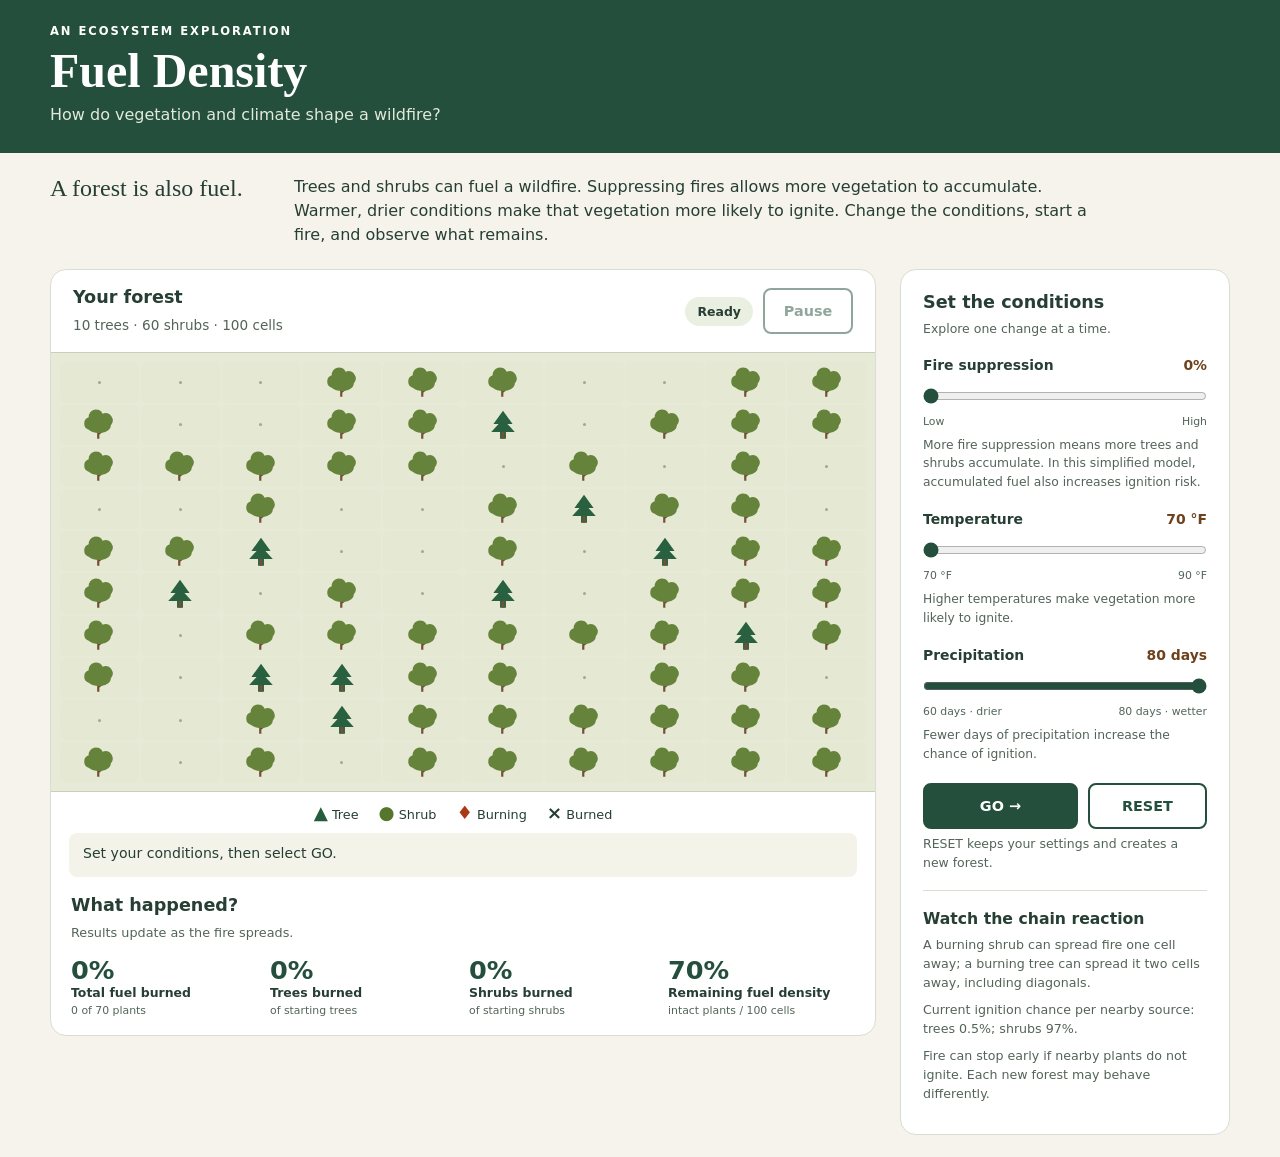
<file: index.html>
<!doctype html>
<html lang="en"><head><meta charset="utf-8"><meta name="viewport" content="width=device-width,initial-scale=1"><title>Fuel Density — Explore wildfire</title><link rel="stylesheet" href="styles.css"><script defer src="engine.js"></script><script defer src="app.js"></script></head>
<body><a class="skip" href="#controls">Skip to simulation controls</a>
<header><div class="eyebrow">AN ECOSYSTEM EXPLORATION</div><h1>Fuel Density</h1><p>How do vegetation and climate shape a wildfire?</p></header>
<main><section class="intro"><h2>A forest is also fuel.</h2><p>Trees and shrubs can fuel a wildfire. Suppressing fires allows more vegetation to accumulate. Warmer, drier conditions make that vegetation more likely to ignite. Change the conditions, start a fire, and observe what remains.</p></section>
<div class="layout"><section class="forest-panel" aria-labelledby="forest-title"><div class="panel-heading"><div><h2 id="forest-title">Your forest</h2><p id="population"></p></div><div class="forest-actions"><span id="badge">Ready</span><button id="pause" class="secondary" disabled>Pause</button></div></div>
<div id="forest" role="img" aria-label="Forest before ignition"></div>
<div class="legend"><span><b class="tree-key">▲</b> Tree</span><span><b class="shrub-key">●</b> Shrub</span><span><b class="fire-key">♦</b> Burning</span><span><b>×</b> Burned</span></div>
<div id="status" role="status" aria-live="polite" aria-atomic="true">Set your conditions, then select GO.</div>
<section class="results" aria-labelledby="results-title"><h2 id="results-title">What happened?</h2><p id="results-note">Results update as the fire spreads.</p><div class="metrics">
<div><strong id="total-result">0%</strong><span>Total fuel burned</span><small id="total-count"></small></div>
<div><strong id="tree-result">0%</strong><span>Trees burned</span><small>of starting trees</small></div>
<div><strong id="shrub-result">0%</strong><span>Shrubs burned</span><small>of starting shrubs</small></div>
<div><strong id="density-result">30%</strong><span>Remaining fuel density</span><small>intact plants / 100 cells</small></div>
</div></section></section>
<aside id="controls" tabindex="-1"><h2>Set the conditions</h2><p class="hint">Explore one change at a time.</p><fieldset id="settings"><legend class="sr-only">Forest and climate settings</legend>
<div class="control"><label for="suppression">Fire suppression <output for="suppression" id="suppression-value">0%</output></label><input id="suppression" type="range" min="0" max="100" step="1" value="0" aria-describedby="suppression-help"><div class="endpoints"><span>Low</span><span>High</span></div><p id="suppression-help">More fire suppression means more trees and shrubs accumulate. In this simplified model, accumulated fuel also increases ignition risk.</p></div>
<div class="control"><label for="temperature">Temperature <output for="temperature" id="temperature-value">70 °F</output></label><input id="temperature" type="range" min="70" max="90" step="1" value="70" aria-describedby="temperature-help"><div class="endpoints"><span>70 °F</span><span>90 °F</span></div><p id="temperature-help">Higher temperatures make vegetation more likely to ignite.</p></div>
<div class="control"><label for="precipitation">Precipitation <output for="precipitation" id="precipitation-value">80 days</output></label><input id="precipitation" type="range" min="60" max="80" step="1" value="80" aria-describedby="precipitation-help"><div class="endpoints"><span>60 days · drier</span><span>80 days · wetter</span></div><p id="precipitation-help">Fewer days of precipitation increase the chance of ignition.</p></div>
</fieldset><div class="buttons"><button id="go">GO <span aria-hidden="true">→</span></button><button id="reset" class="secondary">RESET</button></div><p class="hint">RESET keeps your settings and creates a new forest.</p>
<div class="explain"><h3>Watch the chain reaction</h3><p>A burning shrub can spread fire one cell away; a burning tree can spread it two cells away, including diagonals.</p><p id="probabilities"></p><p>Fire can stop early if nearby plants do not ignite. Each new forest may behave differently.</p></div>
</aside></div></main></body></html>
</file>
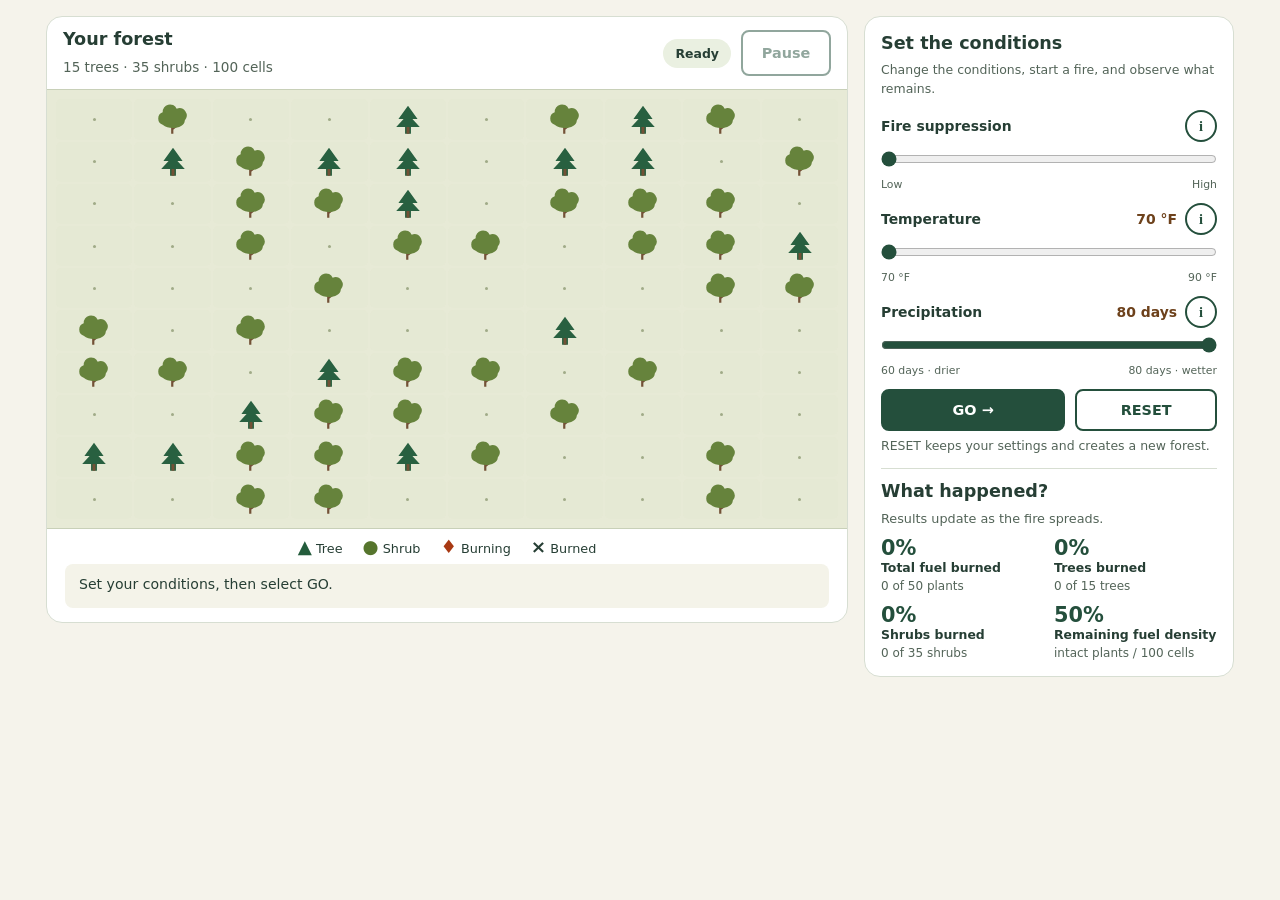
<file: prototype-v2/index.html>
<!doctype html>
<html lang="en"><head><meta charset="utf-8"><meta name="viewport" content="width=device-width,initial-scale=1"><title>Fuel Density — Explore wildfire</title><link rel="stylesheet" href="styles.css"><script defer src="engine.js"></script><script defer src="app.js"></script></head>
<body><a class="skip" href="#controls">Skip to simulation controls</a>

<main><h1 class="sr-only">Fuel Density</h1>
<div class="layout"><section class="forest-panel" aria-labelledby="forest-title"><div class="panel-heading"><div><h2 id="forest-title">Your forest</h2><p id="population"></p></div><div class="forest-actions"><span id="badge">Ready</span><button id="pause" class="secondary" disabled>Pause</button></div></div>
<div id="forest" role="img" aria-label="Forest before ignition"></div>
<div class="legend"><span><b class="tree-key">▲</b> Tree</span><span><b class="shrub-key">●</b> Shrub</span><span><b class="fire-key">♦</b> Burning</span><span><b>×</b> Burned</span></div>
<div id="status" role="status" aria-live="polite" aria-atomic="true">Set your conditions, then select GO.</div>
</section>
<aside id="controls" tabindex="-1"><h2>Set the conditions</h2><p class="hint">Change the conditions, start a fire, and observe what remains.</p><fieldset id="settings"><legend class="sr-only">Forest and climate settings</legend>
<div class="control"><div class="control-heading"><label for="suppression">Fire suppression</label><div class="help"><button type="button" class="info" id="suppression-info" aria-label="About fire suppression" aria-expanded="false" aria-controls="suppression-help">i</button><p id="suppression-help" class="help-text" hidden>Wildfire is a normal part of many ecosystems. When a fire sweeps through an ecosystem, it removes excess trees and shrubs. When humans suppress all wildfires, it causes the number of plants to accumulate. These plants act as fuel for fires.</p></div></div><input id="suppression" type="range" min="0" max="100" step="1" value="0" aria-describedby="suppression-help"><div class="endpoints"><span>Low</span><span>High</span></div></div>
<div class="control"><div class="control-heading"><label for="temperature">Temperature <output for="temperature" id="temperature-value">70 °F</output></label><div class="help"><button type="button" class="info" id="temperature-info" aria-label="About temperature" aria-expanded="false" aria-controls="temperature-help">i</button><p id="temperature-help" class="help-text" hidden>Higher temperatures make vegetation more likely to ignite. Over the years, average summer temperatures have increased, which affects wildfire risk.</p></div></div><input id="temperature" type="range" min="70" max="90" step="1" value="70" aria-describedby="temperature-help"><div class="endpoints"><span>70 °F</span><span>90 °F</span></div></div>
<div class="control"><div class="control-heading"><label for="precipitation">Precipitation <output for="precipitation" id="precipitation-value">80 days</output></label><div class="help"><button type="button" class="info" id="precipitation-info" aria-label="About precipitation" aria-expanded="false" aria-controls="precipitation-help">i</button><p id="precipitation-help" class="help-text" hidden>Wet vegetation is less likely to ignite. Over the years, the amount of precipitation has become more variable, which affects wildfire risk.</p></div></div><input id="precipitation" type="range" min="60" max="80" step="1" value="80" aria-describedby="precipitation-help"><div class="endpoints"><span>60 days · drier</span><span>80 days · wetter</span></div></div>
</fieldset><div class="buttons"><button id="go">GO <span aria-hidden="true">→</span></button><button id="reset" class="secondary">RESET</button></div><p class="hint">RESET keeps your settings and creates a new forest.</p>

<section class="results" aria-labelledby="results-title"><h2 id="results-title">What happened?</h2><p id="results-note">Results update as the fire spreads.</p><div class="metrics">
<div><strong id="total-result">0%</strong><span>Total fuel burned</span><small id="total-count"></small></div>
<div><strong id="tree-result">0%</strong><span>Trees burned</span><small id="tree-count"></small></div>
<div><strong id="shrub-result">0%</strong><span>Shrubs burned</span><small id="shrub-count"></small></div>
<div><strong id="density-result">30%</strong><span>Remaining fuel density</span><small>intact plants / 100 cells</small></div>
</div></section></aside></div></main></body></html>
</file>
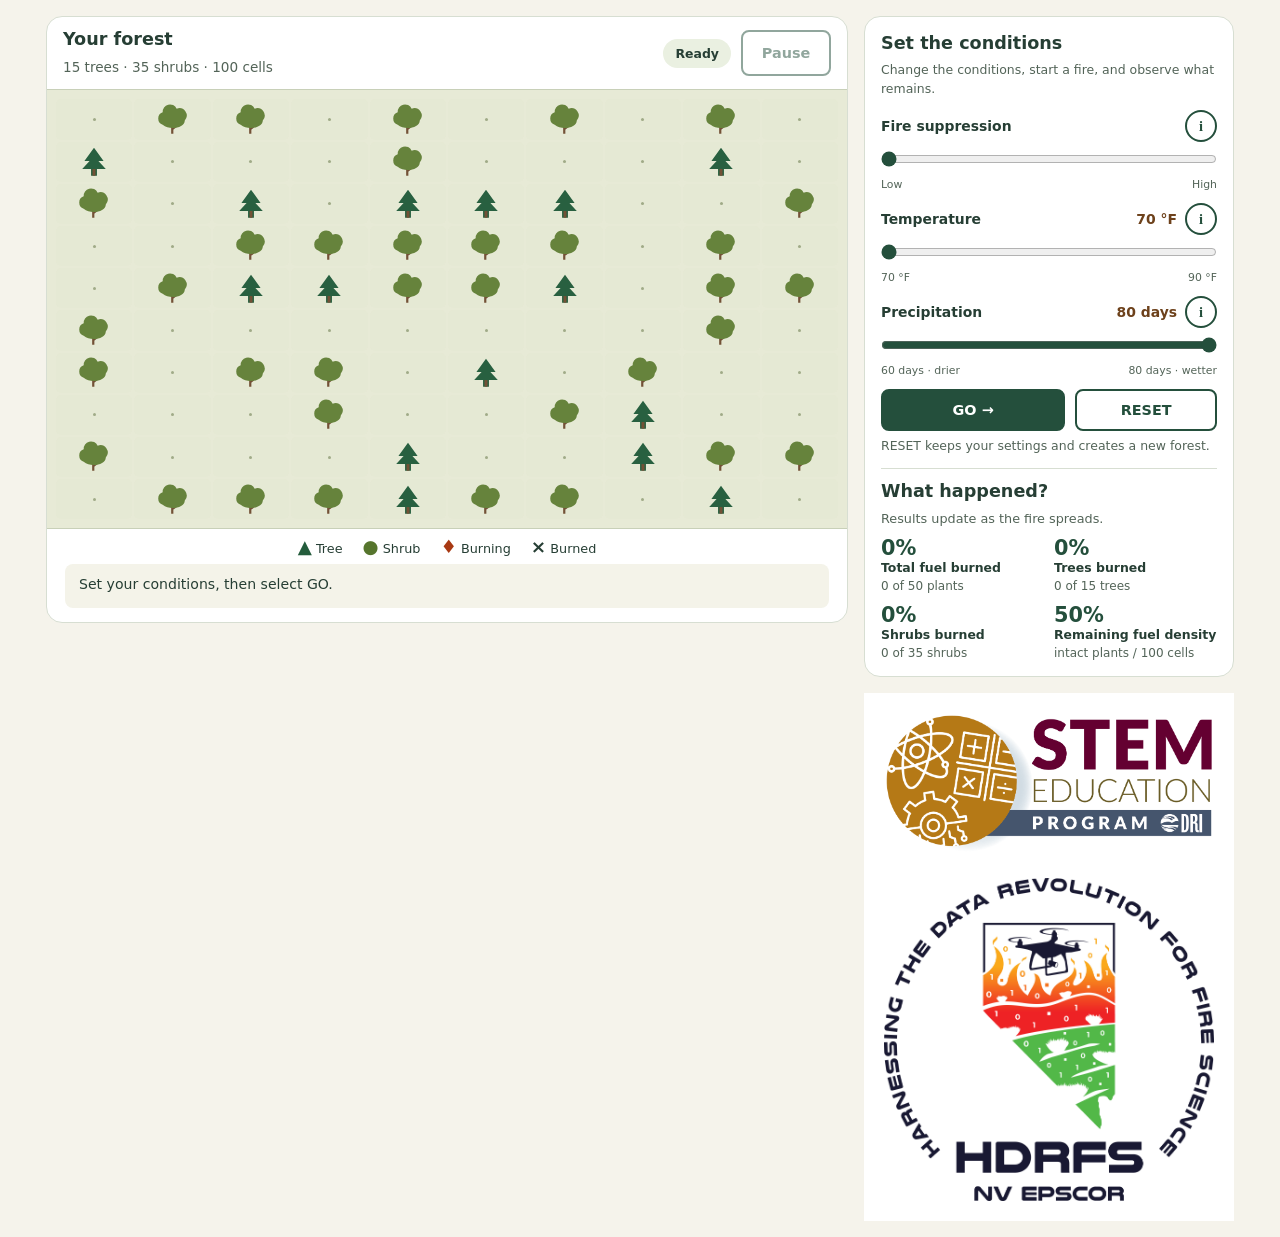
<file: prototype-v6/index.html>
<!doctype html>
<html lang="en"><head><meta charset="utf-8"><meta name="viewport" content="width=device-width,initial-scale=1"><title>Fuel Density — Explore wildfire</title><link rel="stylesheet" href="styles.css"><script defer src="settings.js"></script><script defer src="engine.js"></script><script defer src="severity.js"></script><script defer src="app.js"></script></head>
<body><a class="skip" href="#controls">Skip to simulation controls</a>

<main><h1 class="sr-only">Fuel Density</h1>
<div class="layout"><section class="forest-panel" aria-labelledby="forest-title"><div class="panel-heading"><div><h2 id="forest-title">Your forest</h2><p id="population"></p></div><div class="forest-actions"><span id="badge">Ready</span><button id="pause" class="secondary" disabled>Pause</button></div></div>
<div id="forest" role="img" aria-label="Forest before ignition"></div>
<div class="legend"><span><b class="tree-key">▲</b> Tree</span><span><b class="shrub-key">●</b> Shrub</span><span><b class="fire-key">♦</b> Burning</span><span><b>×</b> Burned</span></div>
<div id="status" role="status" aria-live="polite" aria-atomic="true">Set your conditions, then select GO.</div>

</section>
<aside id="controls" tabindex="-1"><h2>Set the conditions</h2><p class="hint">Change the conditions, start a fire, and observe what remains.</p><fieldset id="settings"><legend class="sr-only">Forest and climate settings</legend>
<div class="control"><div class="control-heading"><label for="suppression">Fire suppression</label><div class="help"><button type="button" class="info" id="suppression-info" aria-label="About fire suppression" aria-expanded="false" aria-controls="suppression-help">i</button><p id="suppression-help" class="help-text" hidden>Wildfire is a normal part of many ecosystems. When a fire sweeps through an ecosystem, it removes excess trees and shrubs. When humans suppress all wildfires, it causes the number of plants to accumulate. These plants act as fuel for fires.</p></div></div><input id="suppression" type="range" min="0" max="100" step="1" value="0" aria-describedby="suppression-help"><div class="endpoints"><span>Low</span><span>High</span></div></div>
<div class="control"><div class="control-heading"><label for="temperature">Temperature <output for="temperature" id="temperature-value">70 °F</output></label><div class="help"><button type="button" class="info" id="temperature-info" aria-label="About temperature" aria-expanded="false" aria-controls="temperature-help">i</button><p id="temperature-help" class="help-text" hidden>Higher temperatures make vegetation more likely to ignite. Over the years, average summer temperatures have increased, which affects wildfire risk.</p></div></div><input id="temperature" type="range" min="70" max="90" step="1" value="70" aria-describedby="temperature-help"><div class="endpoints"><span>70 °F</span><span>90 °F</span></div></div>
<div class="control"><div class="control-heading"><label for="precipitation">Precipitation <output for="precipitation" id="precipitation-value">80 days</output></label><div class="help"><button type="button" class="info" id="precipitation-info" aria-label="About precipitation" aria-expanded="false" aria-controls="precipitation-help">i</button><p id="precipitation-help" class="help-text" hidden>Wet vegetation is less likely to ignite. Over the years, the amount of precipitation has become more variable, which affects wildfire risk.</p></div></div><input id="precipitation" type="range" min="60" max="80" step="1" value="80" aria-describedby="precipitation-help"><div class="endpoints"><span>60 days · drier</span><span>80 days · wetter</span></div></div>
</fieldset><div class="buttons"><button id="go">GO <span aria-hidden="true">→</span></button><button id="reset" class="secondary">RESET</button></div><p class="hint">RESET keeps your settings and creates a new forest.</p>

<section class="results" aria-labelledby="results-title"><h2 id="results-title">What happened?</h2><p id="results-note">Results update as the fire spreads.</p><div class="metrics">
<div><strong id="total-result">0%</strong><span>Total fuel burned</span><small id="total-count"></small></div>
<div><strong id="tree-result">0%</strong><span>Trees burned</span><small id="tree-count"></small></div>
<div><strong id="shrub-result">0%</strong><span>Shrubs burned</span><small id="shrub-count"></small></div>
<div><strong id="density-result">30%</strong><span>Remaining fuel density</span><small>intact plants / 100 cells</small></div>
</div></section></aside><section id="severity" aria-labelledby="severity-title" hidden><h2 id="severity-title"></h2><div id="severity-explanation"></div></section><div class="partner-logos" aria-label="Project partners"><img src="assets/stem-education.png" alt="DRI STEM Education Program"><img src="assets/hdrfs.jpg" alt="HDRFS"></div></div></main></body></html>
</file>
<file: styles.css>
:root{font-family:system-ui,-apple-system,"Segoe UI",sans-serif;color:#263e34;background:#f5f3eb;font-synthesis:none;--green:#244f3c;--muted:#536458}*{box-sizing:border-box}body{margin:0}header{background:var(--green);color:#fff;padding:24px max(24px,calc((100vw - 1180px)/2)) 26px}h1{font-family:Georgia,serif;font-size:clamp(2rem,4vw,3rem);margin:5px 0}header p{margin:0;color:#e2eadb}.eyebrow{letter-spacing:.17em;font-size:.72rem;font-weight:700}main{max-width:1228px;margin:auto;padding:22px 24px}h2{font-size:1.1rem;margin:0 0 8px}h3{font-size:.98rem;margin:0 0 8px}p{line-height:1.5}.intro{display:grid;grid-template-columns:220px 1fr;gap:24px;margin-bottom:22px}.intro h2{font:1.5rem Georgia,serif}.intro p{margin:0;max-width:820px}.layout{display:grid;grid-template-columns:minmax(0,1fr) 330px;gap:24px;align-items:start}.forest-panel,aside{background:#fff;border:1px solid #d7ded2;border-radius:16px;overflow:hidden}.panel-heading{display:flex;justify-content:space-between;align-items:center;padding:17px 22px}.panel-heading p{margin:0;color:var(--muted);font-size:.85rem}#badge{background:#eaf0e1;padding:7px 12px;border-radius:30px;font-size:.78rem;font-weight:700}#forest{width:100%;grid-template-rows:repeat(10,minmax(0,1fr));display:grid;grid-template-columns:repeat(10,minmax(0,1fr));aspect-ratio:1.35;max-height:440px;background:#e7ead6;border-block:1px solid #c8d0b8;padding:9px;gap:2px}.cell{position:relative;display:flex;align-items:center;justify-content:center;min-height:0;min-width:0;border-radius:5px;background:#dce2c82e}.cell svg{width:88%;height:88%;max-width:44px}.cell.empty:after{content:'';width:3px;height:3px;background:#a0ab88;border-radius:50%}.cell.burning{background:#ffdc9b}.cell.burned{background:#d2c5b7}.legend{display:flex;justify-content:center;gap:20px;flex-wrap:wrap;padding:10px;font-size:.8rem}.legend b{font-size:1.15rem}.tree-key{color:#245c3c}.shrub-key{color:#56752d}.fire-key{color:#a83913}#status{margin:0 18px;padding:12px 14px;border-radius:8px;background:#f4f3e9;font-size:.88rem;min-height:44px}.results{padding:18px 20px}.results p{margin:0 0 12px;color:var(--muted);font-size:.8rem}.metrics{display:grid;grid-template-columns:repeat(4,minmax(0,1fr));gap:12px}.metrics strong{font-size:1.6rem;display:block;color:var(--green)}.metrics span{display:block;font-size:.78rem;font-weight:650}.metrics small{display:block;font-size:.68rem;color:var(--muted);margin-top:4px}aside{padding:22px}fieldset{border:0;margin:0;padding:0;min-width:0}.hint{color:var(--muted);font-size:.78rem;margin:6px 0 18px}.control{margin-bottom:20px}.control label{font-size:.87rem;font-weight:700;display:flex;justify-content:space-between;gap:8px}.control output{color:#6d411b;white-space:nowrap}.control input{width:100%;accent-color:var(--green);height:30px;margin:8px 0 0;cursor:pointer}.endpoints{display:flex;justify-content:space-between;font-size:.68rem;color:var(--muted)}.control p{font-size:.77rem;color:var(--muted);margin:8px 0 0}button{font:700 .9rem system-ui;min-height:46px;border:2px solid var(--green);border-radius:8px;background:var(--green);color:#fff;padding:10px 18px;cursor:pointer}.buttons{display:grid;grid-template-columns:1.3fr 1fr;gap:10px}.secondary{background:#fff;color:var(--green)}button:disabled{opacity:.5;cursor:default}button:focus-visible,input:focus-visible,a:focus-visible{outline:3px solid #b46a13;outline-offset:4px}.explain{border-top:1px solid #d7ded2;padding-top:18px}.explain p{font-size:.79rem;color:var(--muted);margin:8px 0}footer{font-size:.75rem;color:var(--muted);text-align:center;padding:20px 0}.skip{position:absolute;left:12px;top:-100px;background:#fff;color:#244f3c;padding:12px;z-index:5}.skip:focus{top:12px}.sr-only{position:absolute;width:1px;height:1px;overflow:hidden;clip-path:inset(50%)}@media(max-width:800px){.layout{grid-template-columns:1fr}.intro{display:block}.intro h2{margin-bottom:10px}aside{grid-row:1}.control{margin-bottom:14px}#forest{max-height:none}.metrics{grid-template-columns:repeat(2,minmax(0,1fr))}.explain{display:block}}@media(max-width:400px){main{padding:16px 12px}.panel-heading{padding:14px}.legend{gap:12px}.results{padding:16px}header{padding:20px}.metrics strong{font-size:1.4rem}}@media(prefers-reduced-motion:reduce){*{scroll-behavior:auto}}

.control label{flex-wrap:wrap;align-items:baseline;row-gap:4px}.control output{max-width:100%;white-space:normal;overflow-wrap:anywhere}#forest:focus-visible{outline:3px solid #b46a13;outline-offset:-3px}
.panel-heading{flex-wrap:wrap;gap:12px}.forest-actions{display:flex;align-items:center;gap:10px;flex-wrap:wrap}#pause{min-width:90px}
</file>
<file: prototype-v2/styles.css>
:root{font-family:system-ui,-apple-system,"Segoe UI",sans-serif;color:#263e34;background:#f5f3eb;font-synthesis:none;--green:#244f3c;--muted:#536458}*{box-sizing:border-box}body{margin:0}header{background:var(--green);color:#fff;padding:24px max(24px,calc((100vw - 1180px)/2)) 26px}h1{font-family:Georgia,serif;font-size:clamp(2rem,4vw,3rem);margin:5px 0}header p{margin:0;color:#e2eadb}.eyebrow{letter-spacing:.17em;font-size:.72rem;font-weight:700}main{max-width:1228px;margin:auto;padding:22px 24px}h2{font-size:1.1rem;margin:0 0 8px}h3{font-size:.98rem;margin:0 0 8px}p{line-height:1.5}.intro{display:grid;grid-template-columns:220px 1fr;gap:24px;margin-bottom:22px}.intro h2{font:1.5rem Georgia,serif}.intro p{margin:0;max-width:820px}.layout{display:grid;grid-template-columns:minmax(0,1fr) 330px;gap:24px;align-items:start}.forest-panel,aside{background:#fff;border:1px solid #d7ded2;border-radius:16px;overflow:hidden}.panel-heading{display:flex;justify-content:space-between;align-items:center;padding:17px 22px}.panel-heading p{margin:0;color:var(--muted);font-size:.85rem}#badge{background:#eaf0e1;padding:7px 12px;border-radius:30px;font-size:.78rem;font-weight:700}#forest{width:100%;grid-template-rows:repeat(10,minmax(0,1fr));display:grid;grid-template-columns:repeat(10,minmax(0,1fr));aspect-ratio:1.35;max-height:440px;background:#e7ead6;border-block:1px solid #c8d0b8;padding:9px;gap:2px}.cell{position:relative;display:flex;align-items:center;justify-content:center;min-height:0;min-width:0;border-radius:5px;background:#dce2c82e}.cell svg{width:88%;height:88%;max-width:44px}.cell.empty:after{content:'';width:3px;height:3px;background:#a0ab88;border-radius:50%}.cell.burning{background:#ffdc9b}.cell.burned{background:#d2c5b7}.legend{display:flex;justify-content:center;gap:20px;flex-wrap:wrap;padding:10px;font-size:.8rem}.legend b{font-size:1.15rem}.tree-key{color:#245c3c}.shrub-key{color:#56752d}.fire-key{color:#a83913}#status{margin:0 18px;padding:12px 14px;border-radius:8px;background:#f4f3e9;font-size:.88rem;min-height:44px}.results{padding:18px 20px}.results p{margin:0 0 12px;color:var(--muted);font-size:.8rem}.metrics{display:grid;grid-template-columns:repeat(4,minmax(0,1fr));gap:12px}.metrics strong{font-size:1.6rem;display:block;color:var(--green)}.metrics span{display:block;font-size:.78rem;font-weight:650}.metrics small{display:block;font-size:.68rem;color:var(--muted);margin-top:4px}aside{padding:22px}fieldset{border:0;margin:0;padding:0;min-width:0}.hint{color:var(--muted);font-size:.78rem;margin:6px 0 18px}.control{margin-bottom:20px}.control label{font-size:.87rem;font-weight:700;display:flex;justify-content:space-between;gap:8px}.control output{color:#6d411b;white-space:nowrap}.control input{width:100%;accent-color:var(--green);height:30px;margin:8px 0 0;cursor:pointer}.endpoints{display:flex;justify-content:space-between;font-size:.68rem;color:var(--muted)}.control p{font-size:.77rem;color:var(--muted);margin:8px 0 0}button{font:700 .9rem system-ui;min-height:46px;border:2px solid var(--green);border-radius:8px;background:var(--green);color:#fff;padding:10px 18px;cursor:pointer}.buttons{display:grid;grid-template-columns:1.3fr 1fr;gap:10px}.secondary{background:#fff;color:var(--green)}button:disabled{opacity:.5;cursor:default}button:focus-visible,input:focus-visible,a:focus-visible{outline:3px solid #b46a13;outline-offset:4px}.explain{border-top:1px solid #d7ded2;padding-top:18px}.explain p{font-size:.79rem;color:var(--muted);margin:8px 0}footer{font-size:.75rem;color:var(--muted);text-align:center;padding:20px 0}.skip{position:absolute;left:12px;top:-100px;background:#fff;color:#244f3c;padding:12px;z-index:5}.skip:focus{top:12px}.sr-only{position:absolute;width:1px;height:1px;overflow:hidden;clip-path:inset(50%)}@media(max-width:800px){.layout{grid-template-columns:1fr}.intro{display:block}.intro h2{margin-bottom:10px}aside{grid-row:1}.control{margin-bottom:14px}#forest{max-height:none}.metrics{grid-template-columns:repeat(2,minmax(0,1fr))}.explain{display:block}}@media(max-width:400px){main{padding:16px 12px}.panel-heading{padding:14px}.legend{gap:12px}.results{padding:16px}header{padding:20px}.metrics strong{font-size:1.4rem}}@media(prefers-reduced-motion:reduce){*{scroll-behavior:auto}}

.control label{flex-wrap:wrap;align-items:baseline;row-gap:4px}.control output{max-width:100%;white-space:normal;overflow-wrap:anywhere}#forest:focus-visible{outline:3px solid #b46a13;outline-offset:-3px}
.panel-heading{flex-wrap:wrap;gap:12px}.forest-actions{display:flex;align-items:center;gap:10px;flex-wrap:wrap}#pause{min-width:90px}

/* Compact review layout, October 2026. Reflow remains available at zoom/mobile. */
main{padding:16px 20px}.layout{grid-template-columns:minmax(0,1fr) 370px;gap:16px}.forest-panel{padding-bottom:14px}.panel-heading{padding:12px 16px}.legend{padding:7px 10px}aside{padding:16px;overflow:visible}.control{margin-bottom:12px}.hint{margin-bottom:12px}.results{padding:12px 0 0;border-top:1px solid #d7ded2}.metrics{grid-template-columns:repeat(2,minmax(0,1fr));gap:10px}.metrics strong{font-size:1.3rem}.metrics small{font-size:.75rem}.results p{margin-bottom:8px}.control-heading{display:flex;align-items:center;gap:8px}.control-heading label{flex:1;min-width:0}.help{position:relative;flex:none}.info{min-height:32px;min-width:32px;padding:2px;border-radius:50%;font-family:Georgia,serif;background:#fff;color:#244f3c}.help-text{position:absolute;right:0;top:100%;width:min(300px,70vw);z-index:4;background:#fff;border:1px solid #244f3c;box-shadow:0 4px 16px #0002;border-radius:8px;padding:12px;font-size:.85rem!important;line-height:1.5}.help-text[hidden]{display:none}.control input{margin-top:2px}.buttons button{min-height:42px;padding:8px 14px}
@media(min-width:801px){#forest{height:min(440px,calc(100vh - 190px));aspect-ratio:auto;min-height:240px}}
@media(max-width:800px){.layout{grid-template-columns:1fr}.layout aside{grid-row:1}#forest{aspect-ratio:1.2;max-height:none}.metrics{grid-template-columns:repeat(2,minmax(0,1fr))}}
@media(max-width:400px){main{padding:12px 8px}aside{padding:12px}.help-text{width:70vw}}

.control .help-text{margin:0}
</file>
<file: prototype-v6/styles.css>
:root{font-family:system-ui,-apple-system,"Segoe UI",sans-serif;color:#263e34;background:#f5f3eb;font-synthesis:none;--green:#244f3c;--muted:#536458}*{box-sizing:border-box}body{margin:0}header{background:var(--green);color:#fff;padding:24px max(24px,calc((100vw - 1180px)/2)) 26px}h1{font-family:Georgia,serif;font-size:clamp(2rem,4vw,3rem);margin:5px 0}header p{margin:0;color:#e2eadb}.eyebrow{letter-spacing:.17em;font-size:.72rem;font-weight:700}main{max-width:1228px;margin:auto;padding:22px 24px}h2{font-size:1.1rem;margin:0 0 8px}h3{font-size:.98rem;margin:0 0 8px}p{line-height:1.5}.intro{display:grid;grid-template-columns:220px 1fr;gap:24px;margin-bottom:22px}.intro h2{font:1.5rem Georgia,serif}.intro p{margin:0;max-width:820px}.layout{display:grid;grid-template-columns:minmax(0,1fr) 330px;gap:24px;align-items:start}.forest-panel,aside{background:#fff;border:1px solid #d7ded2;border-radius:16px;overflow:hidden}.panel-heading{display:flex;justify-content:space-between;align-items:center;padding:17px 22px}.panel-heading p{margin:0;color:var(--muted);font-size:.85rem}#badge{background:#eaf0e1;padding:7px 12px;border-radius:30px;font-size:.78rem;font-weight:700}#forest{width:100%;grid-template-rows:repeat(10,minmax(0,1fr));display:grid;grid-template-columns:repeat(10,minmax(0,1fr));aspect-ratio:1.35;max-height:440px;background:#e7ead6;border-block:1px solid #c8d0b8;padding:9px;gap:2px}.cell{position:relative;display:flex;align-items:center;justify-content:center;min-height:0;min-width:0;border-radius:5px;background:#dce2c82e}.cell svg{width:88%;height:88%;max-width:44px}.cell.empty:after{content:'';width:3px;height:3px;background:#a0ab88;border-radius:50%}.cell.burning{background:#ffdc9b}.cell.burned{background:#d2c5b7}.legend{display:flex;justify-content:center;gap:20px;flex-wrap:wrap;padding:10px;font-size:.8rem}.legend b{font-size:1.15rem}.tree-key{color:#245c3c}.shrub-key{color:#56752d}.fire-key{color:#a83913}#status{margin:0 18px;padding:12px 14px;border-radius:8px;background:#f4f3e9;font-size:.88rem;min-height:44px}.results{padding:18px 20px}.results p{margin:0 0 12px;color:var(--muted);font-size:.8rem}.metrics{display:grid;grid-template-columns:repeat(4,minmax(0,1fr));gap:12px}.metrics strong{font-size:1.6rem;display:block;color:var(--green)}.metrics span{display:block;font-size:.78rem;font-weight:650}.metrics small{display:block;font-size:.68rem;color:var(--muted);margin-top:4px}aside{padding:22px}fieldset{border:0;margin:0;padding:0;min-width:0}.hint{color:var(--muted);font-size:.78rem;margin:6px 0 18px}.control{margin-bottom:20px}.control label{font-size:.87rem;font-weight:700;display:flex;justify-content:space-between;gap:8px}.control output{color:#6d411b;white-space:nowrap}.control input{width:100%;accent-color:var(--green);height:30px;margin:8px 0 0;cursor:pointer}.endpoints{display:flex;justify-content:space-between;font-size:.68rem;color:var(--muted)}.control p{font-size:.77rem;color:var(--muted);margin:8px 0 0}button{font:700 .9rem system-ui;min-height:46px;border:2px solid var(--green);border-radius:8px;background:var(--green);color:#fff;padding:10px 18px;cursor:pointer}.buttons{display:grid;grid-template-columns:1.3fr 1fr;gap:10px}.secondary{background:#fff;color:var(--green)}button:disabled{opacity:.5;cursor:default}button:focus-visible,input:focus-visible,a:focus-visible{outline:3px solid #b46a13;outline-offset:4px}.explain{border-top:1px solid #d7ded2;padding-top:18px}.explain p{font-size:.79rem;color:var(--muted);margin:8px 0}footer{font-size:.75rem;color:var(--muted);text-align:center;padding:20px 0}.skip{position:absolute;left:12px;top:-100px;background:#fff;color:#244f3c;padding:12px;z-index:5}.skip:focus{top:12px}.sr-only{position:absolute;width:1px;height:1px;overflow:hidden;clip-path:inset(50%)}@media(max-width:800px){.layout{grid-template-columns:1fr}.intro{display:block}.intro h2{margin-bottom:10px}aside{grid-row:1}.control{margin-bottom:14px}#forest{max-height:none}.metrics{grid-template-columns:repeat(2,minmax(0,1fr))}.explain{display:block}}@media(max-width:400px){main{padding:16px 12px}.panel-heading{padding:14px}.legend{gap:12px}.results{padding:16px}header{padding:20px}.metrics strong{font-size:1.4rem}}@media(prefers-reduced-motion:reduce){*{scroll-behavior:auto}}

.control label{flex-wrap:wrap;align-items:baseline;row-gap:4px}.control output{max-width:100%;white-space:normal;overflow-wrap:anywhere}#forest:focus-visible{outline:3px solid #b46a13;outline-offset:-3px}
.panel-heading{flex-wrap:wrap;gap:12px}.forest-actions{display:flex;align-items:center;gap:10px;flex-wrap:wrap}#pause{min-width:90px}

/* Compact review layout, October 2026. Reflow remains available at zoom/mobile. */
main{padding:16px 20px}.layout{grid-template-columns:minmax(0,1fr) 370px;gap:16px}.forest-panel{padding-bottom:14px}.panel-heading{padding:12px 16px}.legend{padding:7px 10px}aside{padding:16px;overflow:visible}.control{margin-bottom:12px}.hint{margin-bottom:12px}.results{padding:12px 0 0;border-top:1px solid #d7ded2}.metrics{grid-template-columns:repeat(2,minmax(0,1fr));gap:10px}.metrics strong{font-size:1.3rem}.metrics small{font-size:.75rem}.results p{margin-bottom:8px}.control-heading{display:flex;align-items:center;gap:8px}.control-heading label{flex:1;min-width:0}.help{position:relative;flex:none}.info{min-height:32px;min-width:32px;padding:2px;border-radius:50%;font-family:Georgia,serif;background:#fff;color:#244f3c}.help-text{position:absolute;right:0;top:100%;width:min(300px,70vw);z-index:4;background:#fff;border:1px solid #244f3c;box-shadow:0 4px 16px #0002;border-radius:8px;padding:12px;font-size:.85rem!important;line-height:1.5}.help-text[hidden]{display:none}.control input{margin-top:2px}.buttons button{min-height:42px;padding:8px 14px}
@media(min-width:801px){#forest{height:min(440px,calc(100vh - 190px));aspect-ratio:auto;min-height:240px}}
@media(max-width:800px){.layout{grid-template-columns:1fr}.layout aside{grid-row:1}#forest{aspect-ratio:1.2;max-height:none}.metrics{grid-template-columns:repeat(2,minmax(0,1fr))}}
@media(max-width:400px){main{padding:12px 8px}aside{padding:12px}.help-text{width:70vw}}

.control .help-text{margin:0}

/* Ileah's two-column result row, version 6 only. */
#severity{grid-column:1;grid-row:2;margin:0;padding:24px 26px;background:#44546a;color:#fff;min-width:0}
#severity[hidden]{display:none}
#severity h2{text-align:center;font-size:36pt;line-height:1.15;overflow-wrap:anywhere;margin:0 0 22px}
#severity p{text-align:left;font-size:14pt;line-height:1.6;margin:0 0 18px;overflow-wrap:anywhere}
#severity p:last-child{margin-bottom:0}
.partner-logos{grid-column:2;grid-row:2;display:flex;flex-direction:column;align-items:center;justify-content:flex-start;gap:24px;margin:0;padding:20px;background:#fff;min-width:0}
.partner-logos img{display:block;width:100%;max-width:330px;height:auto;object-fit:contain}
@media(max-width:800px){#severity{grid-column:1;grid-row:3;padding:20px}.partner-logos{grid-column:1;grid-row:4}.partner-logos img{max-width:330px}}
</file>
